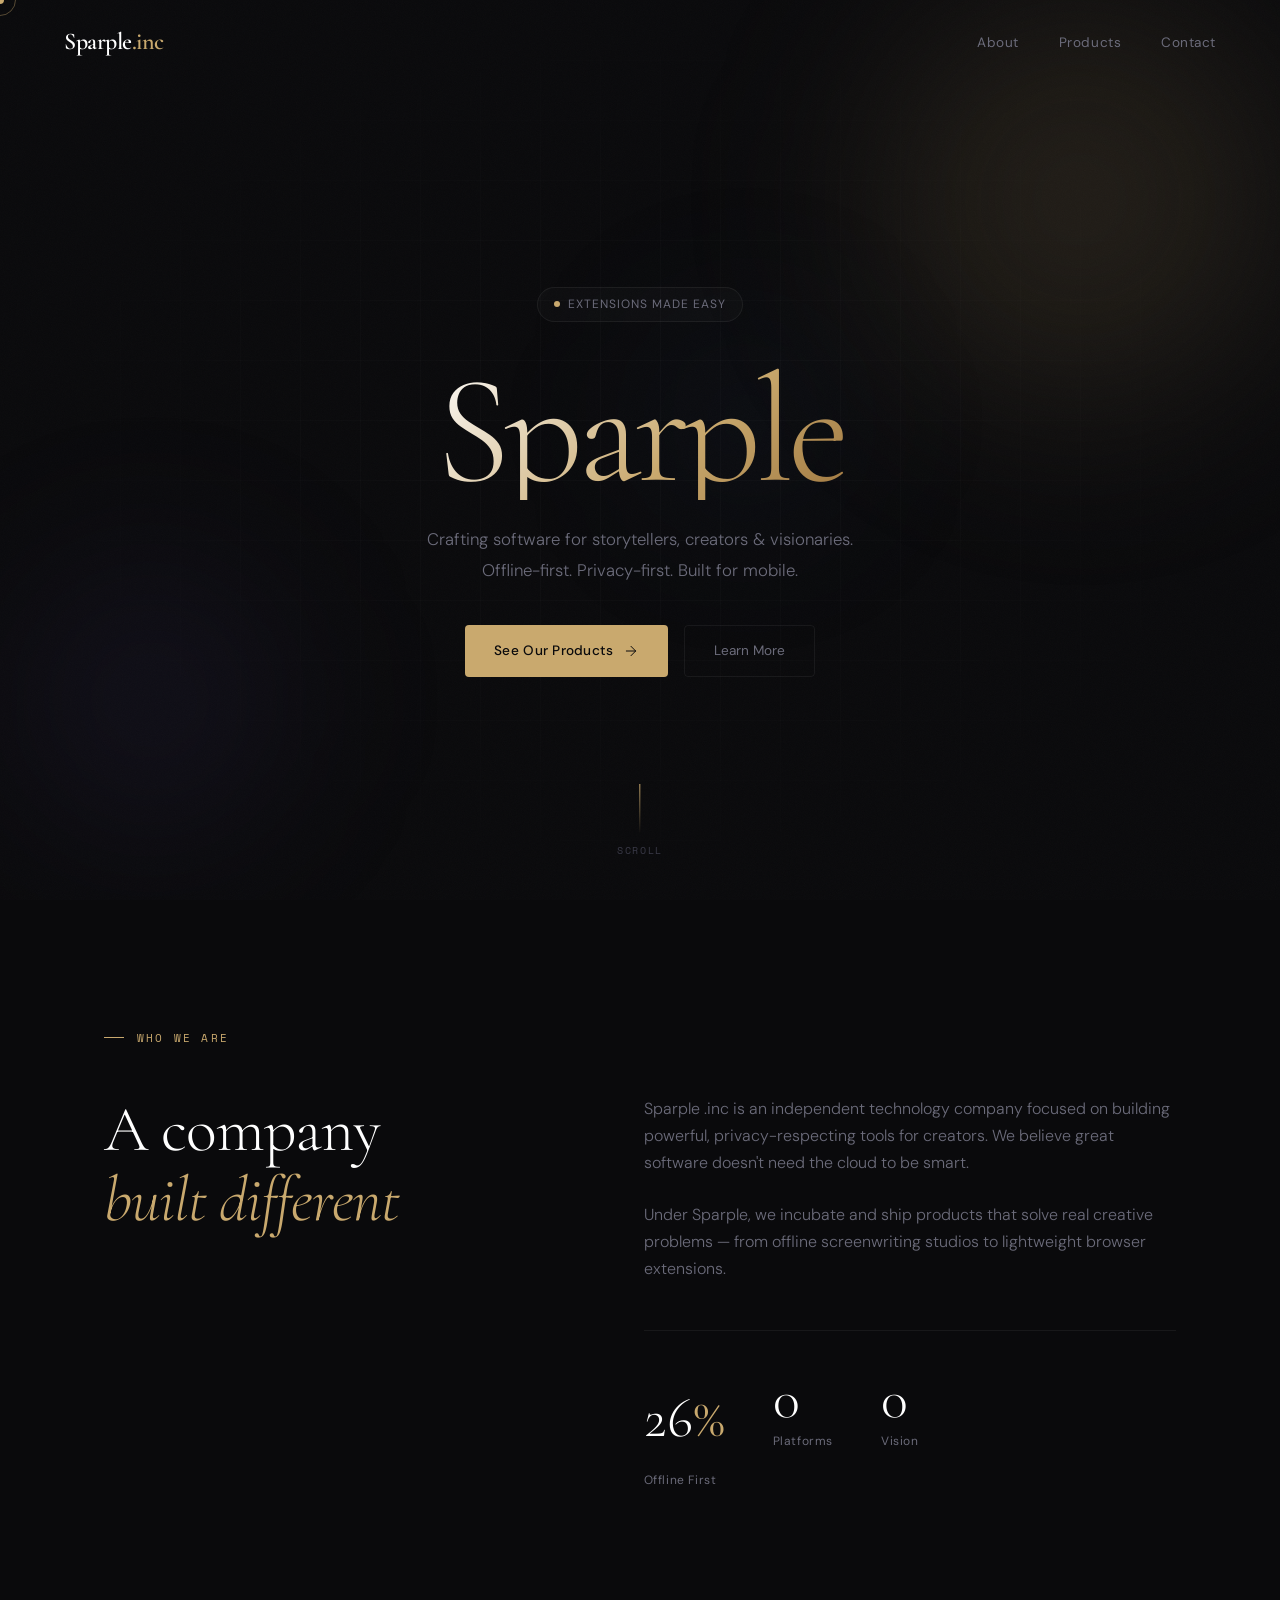
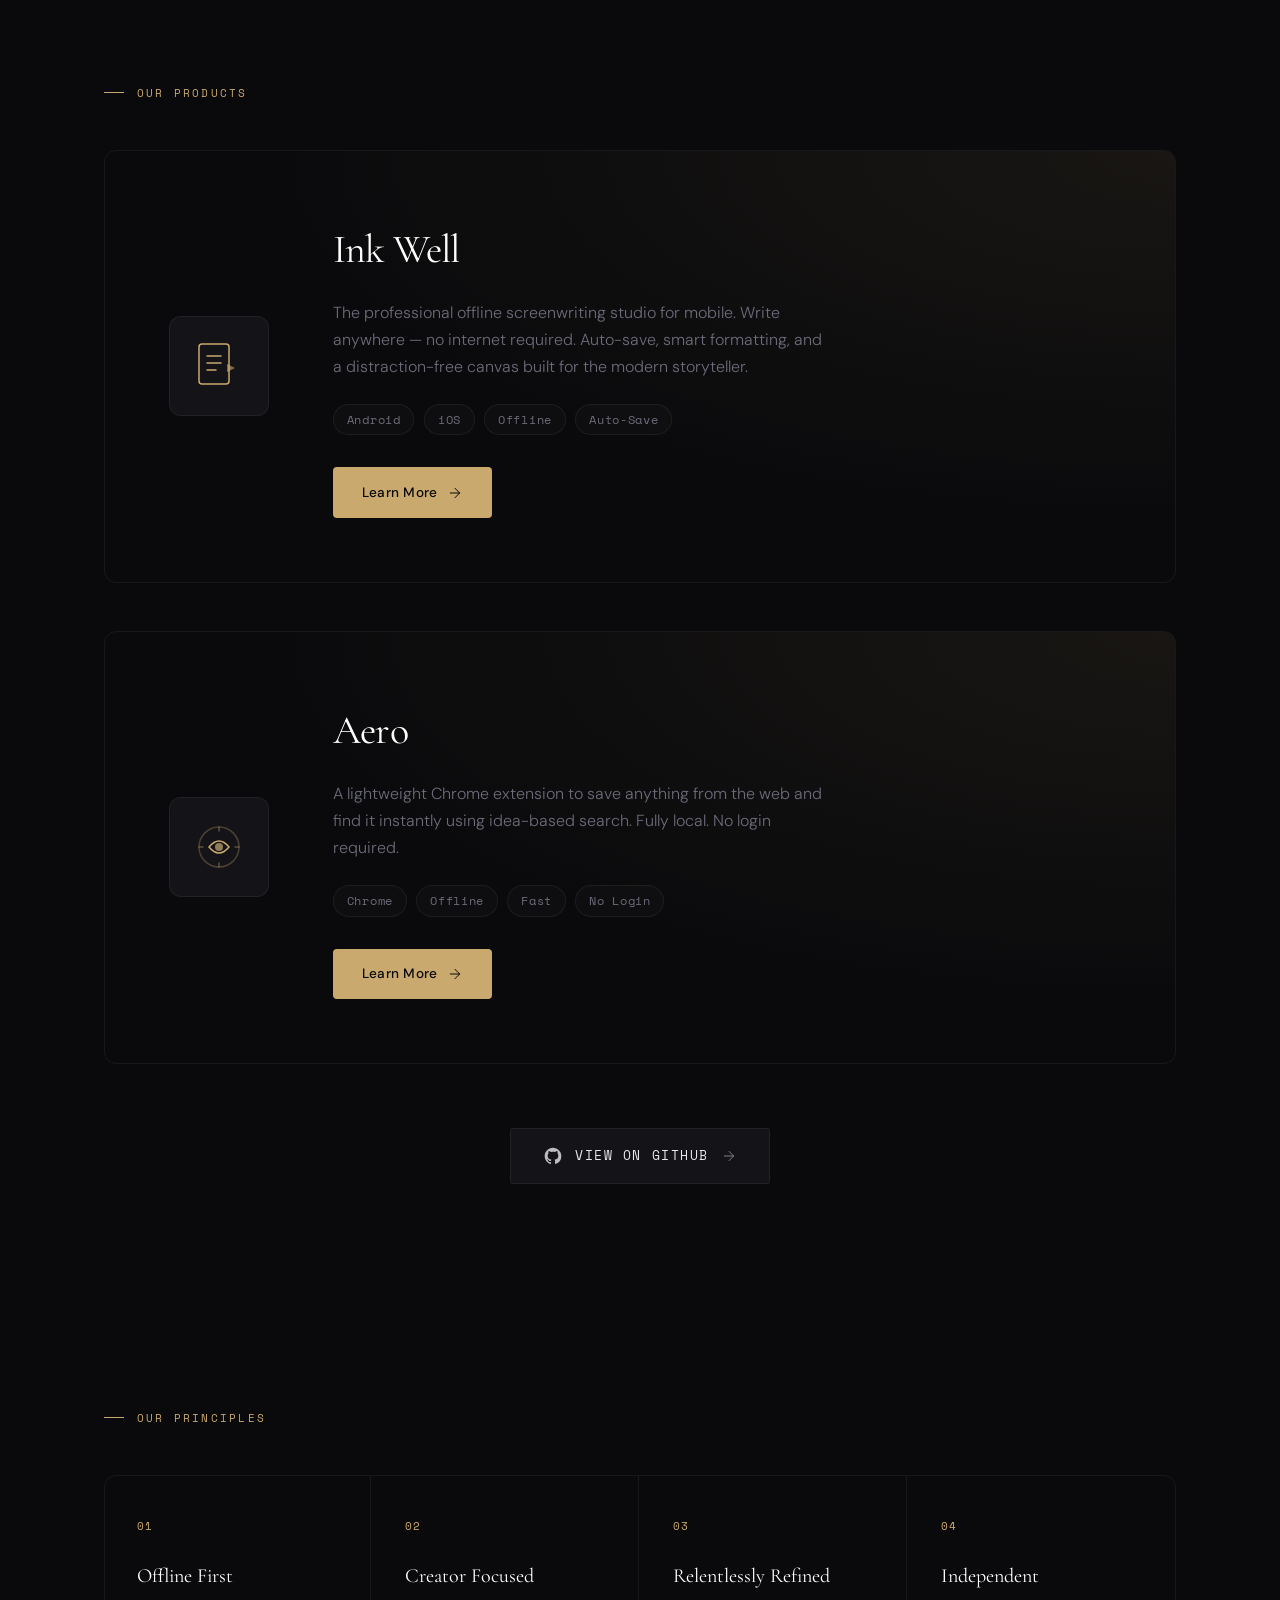
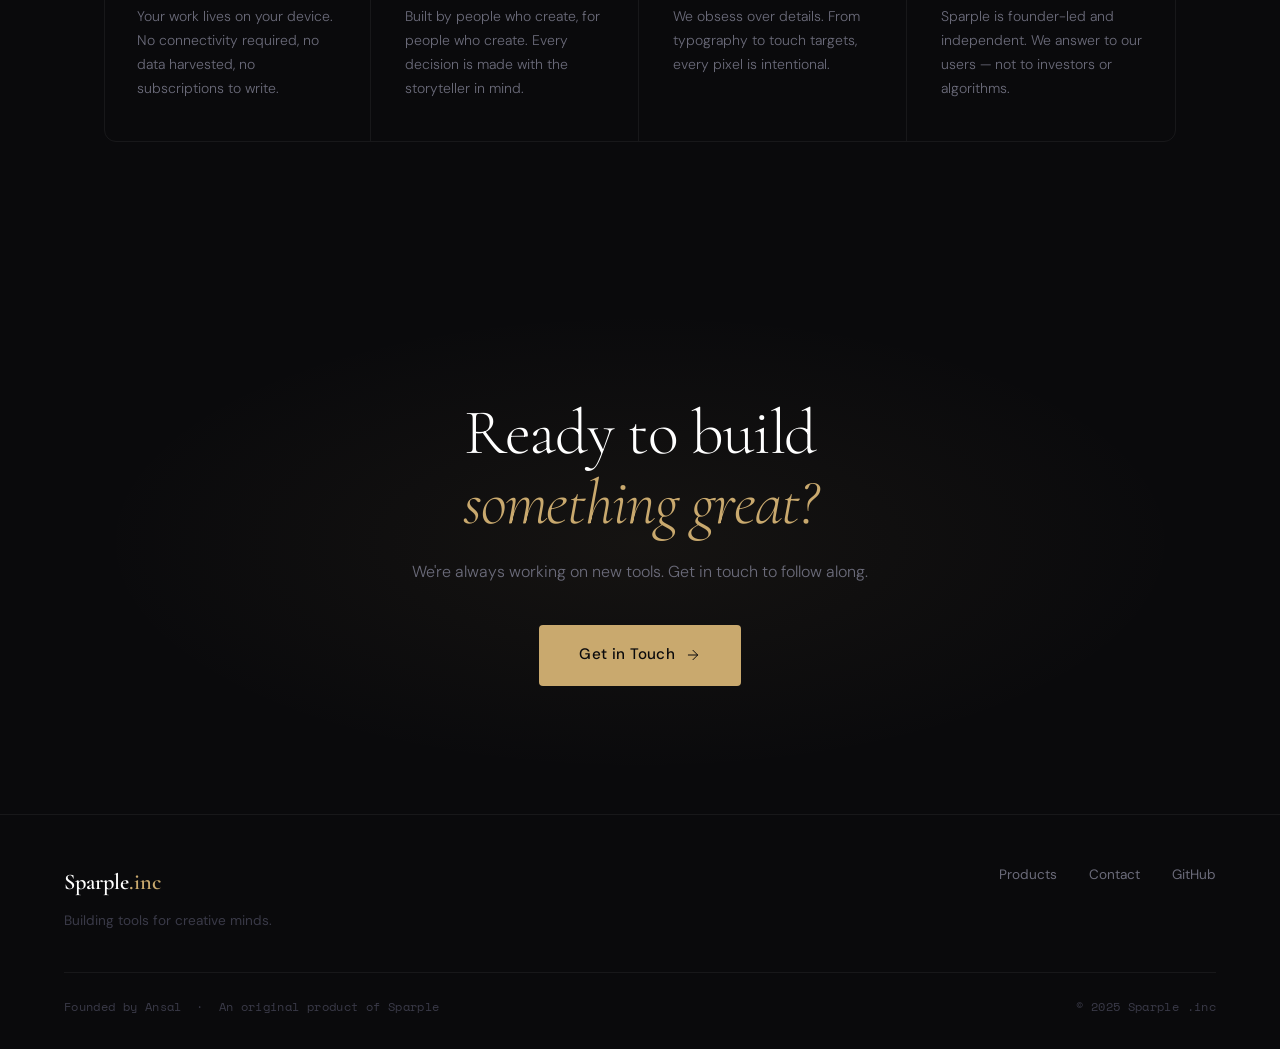
<file: index.html>
<!DOCTYPE html>
<html lang="en">
<head>
  <meta charset="UTF-8" />
  <meta name="viewport" content="width=device-width, initial-scale=1.0" />
  <title>Sparple .inc</title>
  <link rel="preconnect" href="https://fonts.googleapis.com" />
  <link rel="preconnect" href="https://fonts.gstatic.com" crossorigin />
  <link href="https://fonts.googleapis.com/css2?family=Cormorant+Garamond:wght@300;400;600;700&family=DM+Sans:ital,wght@0,200;0,300;0,400;0,500;1,300&family=Space+Mono:wght@400;700&display=swap" rel="stylesheet" />
  <link rel="stylesheet" href="css/main.css" />
</head>
<body>

  <!-- Custom Cursor -->
  <div class="cursor" id="cursor"></div>
  <div class="cursor-follower" id="cursorFollower"></div>

  <!-- Noise Overlay -->
  <div class="noise-overlay"></div>

  <!-- Nav -->
  <nav class="nav" id="nav">
    <a href="index.html" class="nav-logo">Sparple<span>.inc</span></a>
    <div class="nav-links">
      <a href="#about">About</a>
      <a href="#products-section">Products</a>
      <a href="contact.html">Contact</a>
    </div>
    <div class="nav-hamburger" id="hamburger">
      <span></span><span></span><span></span>
    </div>
  </nav>

  <!-- Mobile Menu -->
  <div class="mobile-menu" id="mobileMenu">
    <a href="#about"            onclick="closeMobile()">About</a>
    <a href="#products-section" onclick="closeMobile()">Products</a>
    <a href="contact.html"      onclick="closeMobile()">Contact</a>
  </div>

  <!-- HERO -->
  <section class="hero">
    <div class="hero-bg">
      <div class="orb orb-1"></div>
      <div class="orb orb-2"></div>
      <div class="orb orb-3"></div>
      <div class="grid-lines"></div>
    </div>

    <div class="hero-content">
      <div class="hero-badge reveal-up" style="animation-delay:.1s">
        <span class="badge-dot"></span>
        Extensions made easy
      </div>

      <h1 class="hero-title reveal-up" style="animation-delay:.25s">
        <span class="title-sparple">Sparple</span>
      </h1>

      <p class="hero-sub reveal-up" style="animation-delay:.5s">
        Crafting software for storytellers, creators &amp; visionaries.<br/>
        Offline-first. Privacy-first. Built for mobile.
      </p>

      <div class="hero-actions reveal-up" style="animation-delay:.65s">
        <a href="#products-section" class="btn-primary">
          <span>See Our Products</span>
          <svg viewBox="0 0 24 24" fill="none"><path d="M5 12h14M12 5l7 7-7 7" stroke="currentColor" stroke-width="1.5" stroke-linecap="round" stroke-linejoin="round"/></svg>
        </a>
        <a href="#about" class="btn-ghost">Learn More</a>
      </div>
    </div>

    <div class="scroll-indicator">
      <div class="scroll-line"></div>
      <span>Scroll</span>
    </div>
  </section>

  <!-- ABOUT / COMPANY -->
  <section class="about" id="about">
    <div class="container">
      <div class="section-label">Who We Are</div>
      <div class="about-grid">
        <div class="about-left">
          <h2 class="section-title">
            A company<br/>
            <em>built different</em>
          </h2>
        </div>
        <div class="about-right">
          <p>Sparple .inc is an independent technology company focused on building powerful, privacy-respecting tools for creators. We believe great software doesn't need the cloud to be smart.</p>
          <p>Under Sparple, we incubate and ship products that solve real creative problems — from offline screenwriting studios to lightweight browser extensions.</p>
          <div class="about-stats">
            <div class="stat">
              <span class="stat-num" data-target="100">0</span><span>%</span>
              <div class="stat-label">Offline First</div>
            </div>
            <div class="stat">
              <span class="stat-num" data-target="2">0</span>
              <div class="stat-label">Platforms</div>
            </div>
            <div class="stat">
              <span class="stat-num" data-target="1">0</span>
              <div class="stat-label">Vision</div>
            </div>
          </div>
        </div>
      </div>
    </div>
  </section>

  <!-- PRODUCTS — rendered dynamically from /products/manifest.json -->
  <section class="products" id="products-section">
    <div class="container">
      <div class="section-label">Our Products</div>
      <div id="products-grid"></div>
      <!-- GitHub banner is injected here by products.js -->
    </div>
  </section>

  <!-- VALUES -->
  <section class="values">
    <div class="container">
      <div class="section-label">Our Principles</div>
      <div class="values-grid">
        <div class="value-item">
          <div class="value-num">01</div>
          <h4>Offline First</h4>
          <p>Your work lives on your device. No connectivity required, no data harvested, no subscriptions to write.</p>
        </div>
        <div class="value-item">
          <div class="value-num">02</div>
          <h4>Creator Focused</h4>
          <p>Built by people who create, for people who create. Every decision is made with the storyteller in mind.</p>
        </div>
        <div class="value-item">
          <div class="value-num">03</div>
          <h4>Relentlessly Refined</h4>
          <p>We obsess over details. From typography to touch targets, every pixel is intentional.</p>
        </div>
        <div class="value-item">
          <div class="value-num">04</div>
          <h4>Independent</h4>
          <p>Sparple is founder-led and independent. We answer to our users — not to investors or algorithms.</p>
        </div>
      </div>
    </div>
  </section>

  <!-- CTA -->
  <section class="cta-section">
    <div class="cta-inner">
      <h2>Ready to build<br/><em>something great?</em></h2>
      <p>We're always working on new tools. Get in touch to follow along.</p>
      <a href="contact.html" class="btn-primary large">
        <span>Get in Touch</span>
        <svg viewBox="0 0 24 24" fill="none"><path d="M5 12h14M12 5l7 7-7 7" stroke="currentColor" stroke-width="1.5" stroke-linecap="round" stroke-linejoin="round"/></svg>
      </a>
    </div>
  </section>

  <!-- FOOTER -->
  <footer class="footer">
    <div class="footer-inner">
      <div class="footer-left">
        <div class="footer-logo">Sparple<span>.inc</span></div>
        <p>Building tools for creative minds.</p>
      </div>
      <div class="footer-links">
        <a href="#products-section">Products</a>
        <a href="contact.html">Contact</a>
        <a href="https://github.com/muhmmadansal-dot/sparple" target="_blank" rel="noopener noreferrer">GitHub</a>
      </div>
    </div>
    <div class="footer-bottom">
      <span>Founded by Ansal &nbsp;·&nbsp; An original product of Sparple</span>
      <span>© 2025 Sparple .inc</span>
    </div>
  </footer>

  <script src="js/main.js"></script>
  <script src="js/products.js"></script>
</body>
</html>
</file>
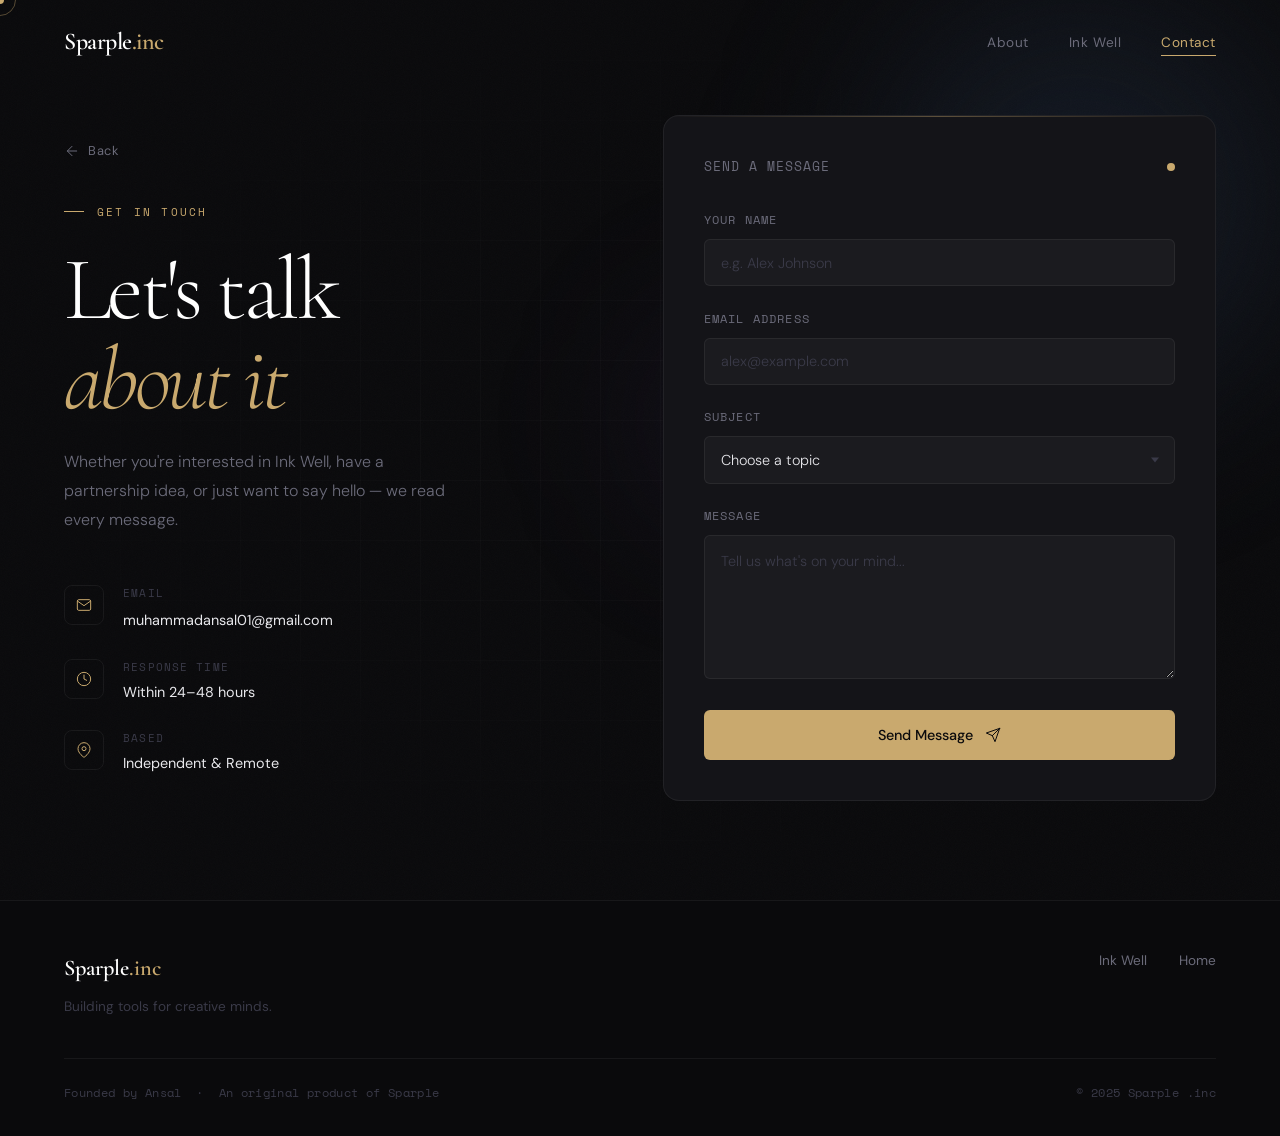
<file: contact.html>
<!DOCTYPE html>
<html lang="en">
<head>
  <meta charset="UTF-8" />
  <meta name="viewport" content="width=device-width, initial-scale=1.0" />
  <title>Contact — Sparple .inc</title>
  <link rel="preconnect" href="https://fonts.googleapis.com" />
  <link rel="preconnect" href="https://fonts.gstatic.com" crossorigin />
  <link href="https://fonts.googleapis.com/css2?family=Cormorant+Garamond:wght@300;400;600;700&family=DM+Sans:ital,wght@0,200;0,300;0,400;0,500;1,300&family=Space+Mono:wght@400;700&display=swap" rel="stylesheet" />
  <link rel="stylesheet" href="css/main.css" />
  <link rel="stylesheet" href="css/contact.css" />
</head>
<body>

  <div class="cursor" id="cursor"></div>
  <div class="cursor-follower" id="cursorFollower"></div>
  <div class="noise-overlay"></div>

  <nav class="nav" id="nav">
    <a href="index.html" class="nav-logo">Sparple<span>.inc</span></a>
    <div class="nav-links">
      <a href="index.html#about">About</a>
      <a href="inkwell.html">Ink Well</a>
      <a href="contact.html" class="active">Contact</a>
    </div>
    <div class="nav-hamburger" id="hamburger">
      <span></span><span></span><span></span>
    </div>
  </nav>

  <div class="mobile-menu" id="mobileMenu">
    <a href="index.html#about" onclick="closeMobile()">About</a>
    <a href="inkwell.html" onclick="closeMobile()">Ink Well</a>
    <a href="contact.html" onclick="closeMobile()">Contact</a>
  </div>

  <section class="contact-hero">
    <div class="hero-bg">
      <div class="orb orb-1" style="background:radial-gradient(circle, rgba(80,120,180,0.2) 0%, transparent 70%)"></div>
      <div class="orb orb-3" style="background:radial-gradient(circle, rgba(120,80,180,0.15) 0%, transparent 70%)"></div>
      <div class="grid-lines"></div>
    </div>

    <div class="contact-layout">
      <div class="contact-left">
        <a href="index.html" class="back-link reveal-up">
          <svg viewBox="0 0 24 24" fill="none"><path d="M19 12H5M12 19l-7-7 7-7" stroke="currentColor" stroke-width="1.5" stroke-linecap="round" stroke-linejoin="round"/></svg>
          Back
        </a>
        <div class="section-label reveal-up" style="animation-delay:.1s">Get In Touch</div>
        <h1 class="contact-title reveal-up" style="animation-delay:.2s">Let's talk<br/><em>about it</em></h1>
        <p class="contact-sub reveal-up" style="animation-delay:.35s">Whether you're interested in Ink Well, have a partnership idea, or just want to say hello — we read every message.</p>

        <div class="contact-info reveal-up" style="animation-delay:.5s">
          <div class="contact-row">
            <div class="contact-icon">
              <svg viewBox="0 0 24 24" fill="none"><path d="M4 4h16c1.1 0 2 .9 2 2v12c0 1.1-.9 2-2 2H4c-1.1 0-2-.9-2-2V6c0-1.1.9-2 2-2z" stroke="currentColor" stroke-width="1.5"/><path d="M22 6l-10 7L2 6" stroke="currentColor" stroke-width="1.5"/></svg>
            </div>
            <div>
              <div class="contact-label">Email</div>
              <a href="mailto:muhammadansal01@gmail.com" class="contact-value">muhammadansal01@gmail.com</a>
            </div>
          </div>

          <div class="contact-row">
            <div class="contact-icon">
              <svg viewBox="0 0 24 24" fill="none"><circle cx="12" cy="12" r="10" stroke="currentColor" stroke-width="1.5"/><path d="M12 6v6l4 2" stroke="currentColor" stroke-width="1.5" stroke-linecap="round"/></svg>
            </div>
            <div>
              <div class="contact-label">Response Time</div>
              <div class="contact-value">Within 24–48 hours</div>
            </div>
          </div>

          <div class="contact-row">
            <div class="contact-icon">
              <svg viewBox="0 0 24 24" fill="none"><path d="M21 10c0 7-9 13-9 13s-9-6-9-13a9 9 0 0118 0z" stroke="currentColor" stroke-width="1.5"/><circle cx="12" cy="10" r="3" stroke="currentColor" stroke-width="1.5"/></svg>
            </div>
            <div>
              <div class="contact-label">Based</div>
              <div class="contact-value">Independent & Remote</div>
            </div>
          </div>
        </div>
      </div>

      <div class="contact-right reveal-up" style="animation-delay:.3s">
        <div class="contact-form-card">
          <div class="form-header">
            <span>Send a Message</span>
            <div class="form-dot"></div>
          </div>

          <div class="form-group">
            <label>Your Name</label>
            <input type="text" placeholder="e.g. Alex Johnson" id="fname" />
          </div>
          <div class="form-group">
            <label>Email Address</label>
            <input type="email" placeholder="alex@example.com" id="femail" />
          </div>
          <div class="form-group">
            <label>Subject</label>
            <div class="select-wrapper">
              <select id="fsubject">
                <option value="">Choose a topic</option>
                <option>Ink Well — Waitlist</option>
                <option>General Inquiry</option>
                <option>Partnership</option>
                <option>Press / Media</option>
                <option>Other</option>
              </select>
            </div>
          </div>
          <div class="form-group">
            <label>Message</label>
            <textarea placeholder="Tell us what's on your mind..." id="fmessage" rows="5"></textarea>
          </div>
          <button class="form-submit" id="formSubmit" onclick="handleSubmit()">
            <span id="submitText">Send Message</span>
            <svg viewBox="0 0 24 24" fill="none"><path d="M22 2L11 13" stroke="currentColor" stroke-width="1.5" stroke-linecap="round" stroke-linejoin="round"/><path d="M22 2L15 22 11 13 2 9l20-7z" stroke="currentColor" stroke-width="1.5" stroke-linecap="round" stroke-linejoin="round"/></svg>
          </button>

          <div class="form-success" id="formSuccess">
            <svg viewBox="0 0 24 24" fill="none"><circle cx="12" cy="12" r="10" stroke="currentColor" stroke-width="1.5"/><path d="M8 12l3 3 5-5" stroke="currentColor" stroke-width="1.5" stroke-linecap="round" stroke-linejoin="round"/></svg>
            <span>Message sent! We'll be in touch soon.</span>
          </div>
        </div>
      </div>
    </div>
  </section>

  <footer class="footer">
    <div class="footer-inner">
      <div class="footer-left">
        <div class="footer-logo">Sparple<span>.inc</span></div>
        <p>Building tools for creative minds.</p>
      </div>
      <div class="footer-links">
        <a href="inkwell.html">Ink Well</a>
        <a href="index.html">Home</a>
      </div>
    </div>
    <div class="footer-bottom">
      <span>Founded by Ansal &nbsp;·&nbsp; An original product of Sparple</span>
      <span>© 2025 Sparple .inc</span>
    </div>
  </footer>

  <script src="js/main.js"></script>
  <script>
    function handleSubmit() {
      const name = document.getElementById('fname').value.trim();
      const email = document.getElementById('femail').value.trim();
      const msg = document.getElementById('fmessage').value.trim();
      if (!name || !email || !msg) {
        alert('Please fill in your name, email, and message.');
        return;
      }
      const btn = document.getElementById('formSubmit');
      btn.style.opacity = '0.6';
      btn.style.pointerEvents = 'none';
      setTimeout(() => {
        btn.style.display = 'none';
        document.getElementById('formSuccess').style.display = 'flex';
      }, 800);
    }
  </script>
</body>
</html>
</file>
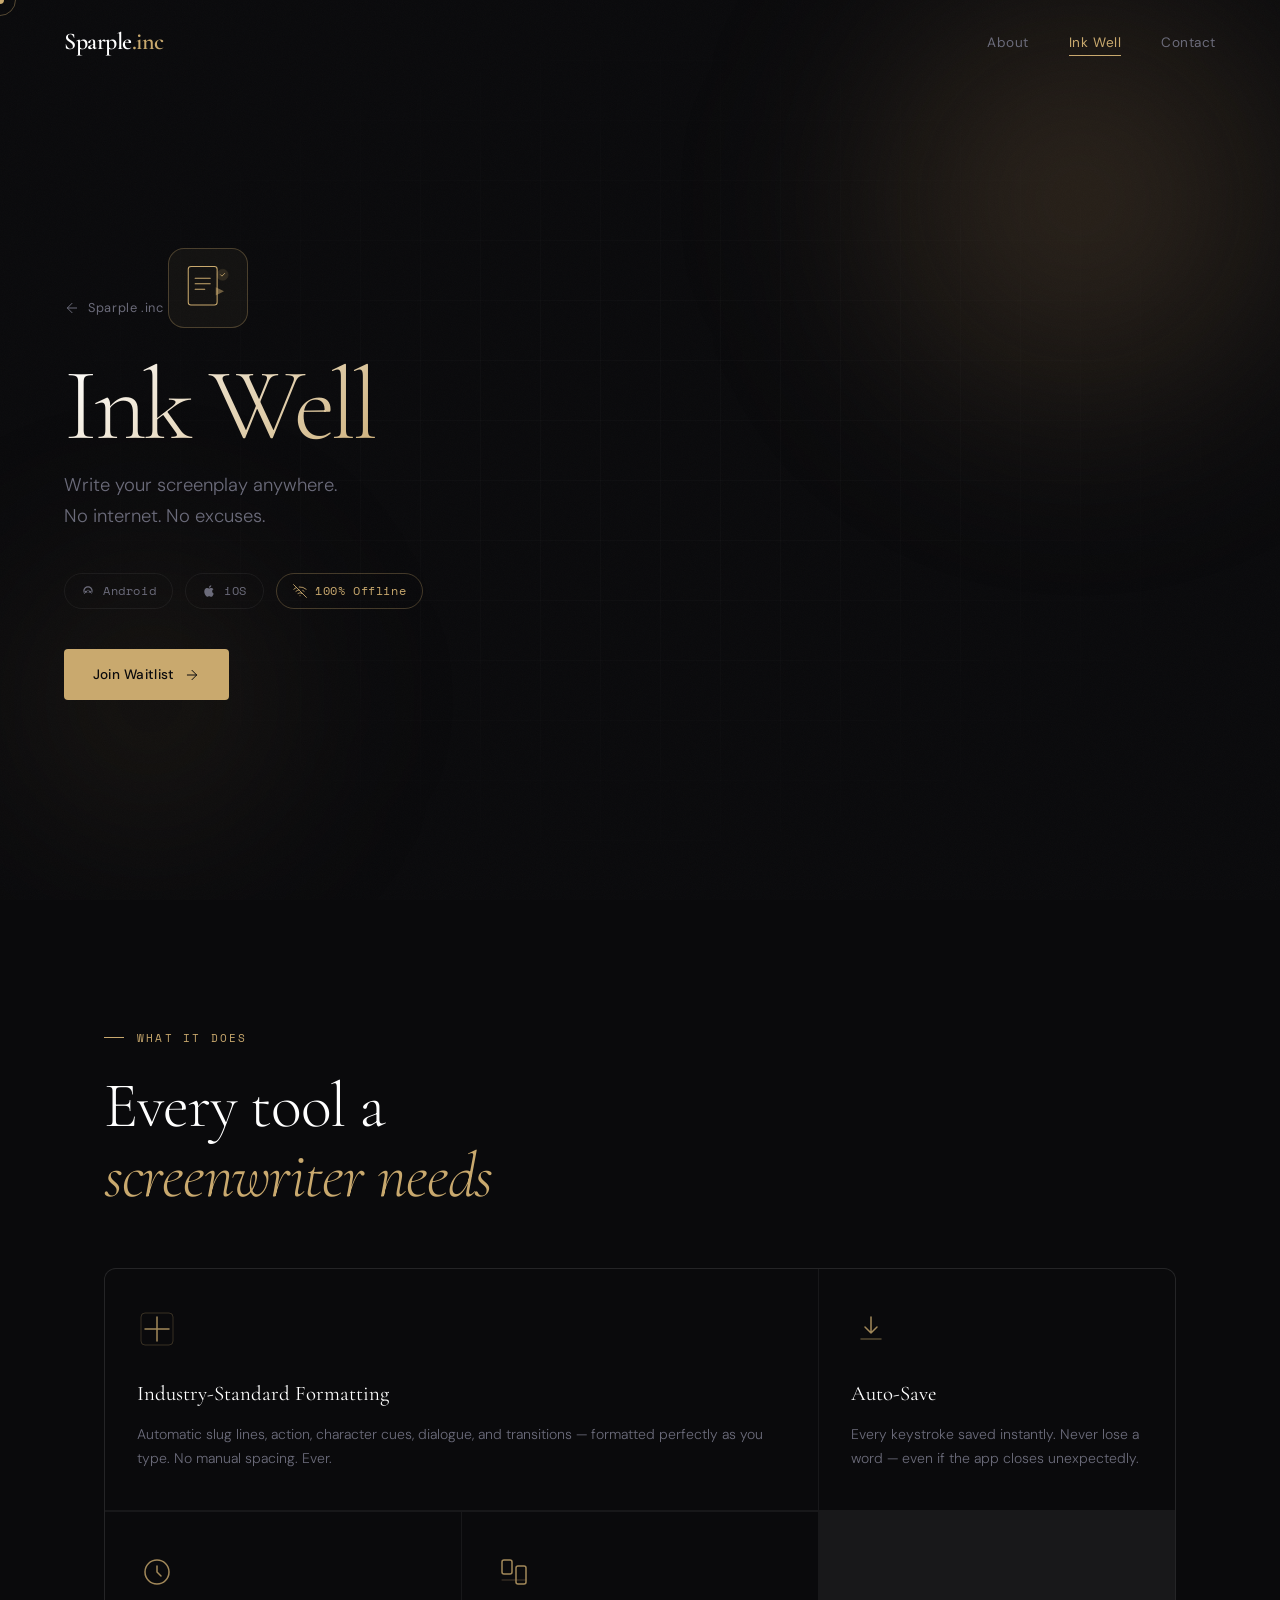
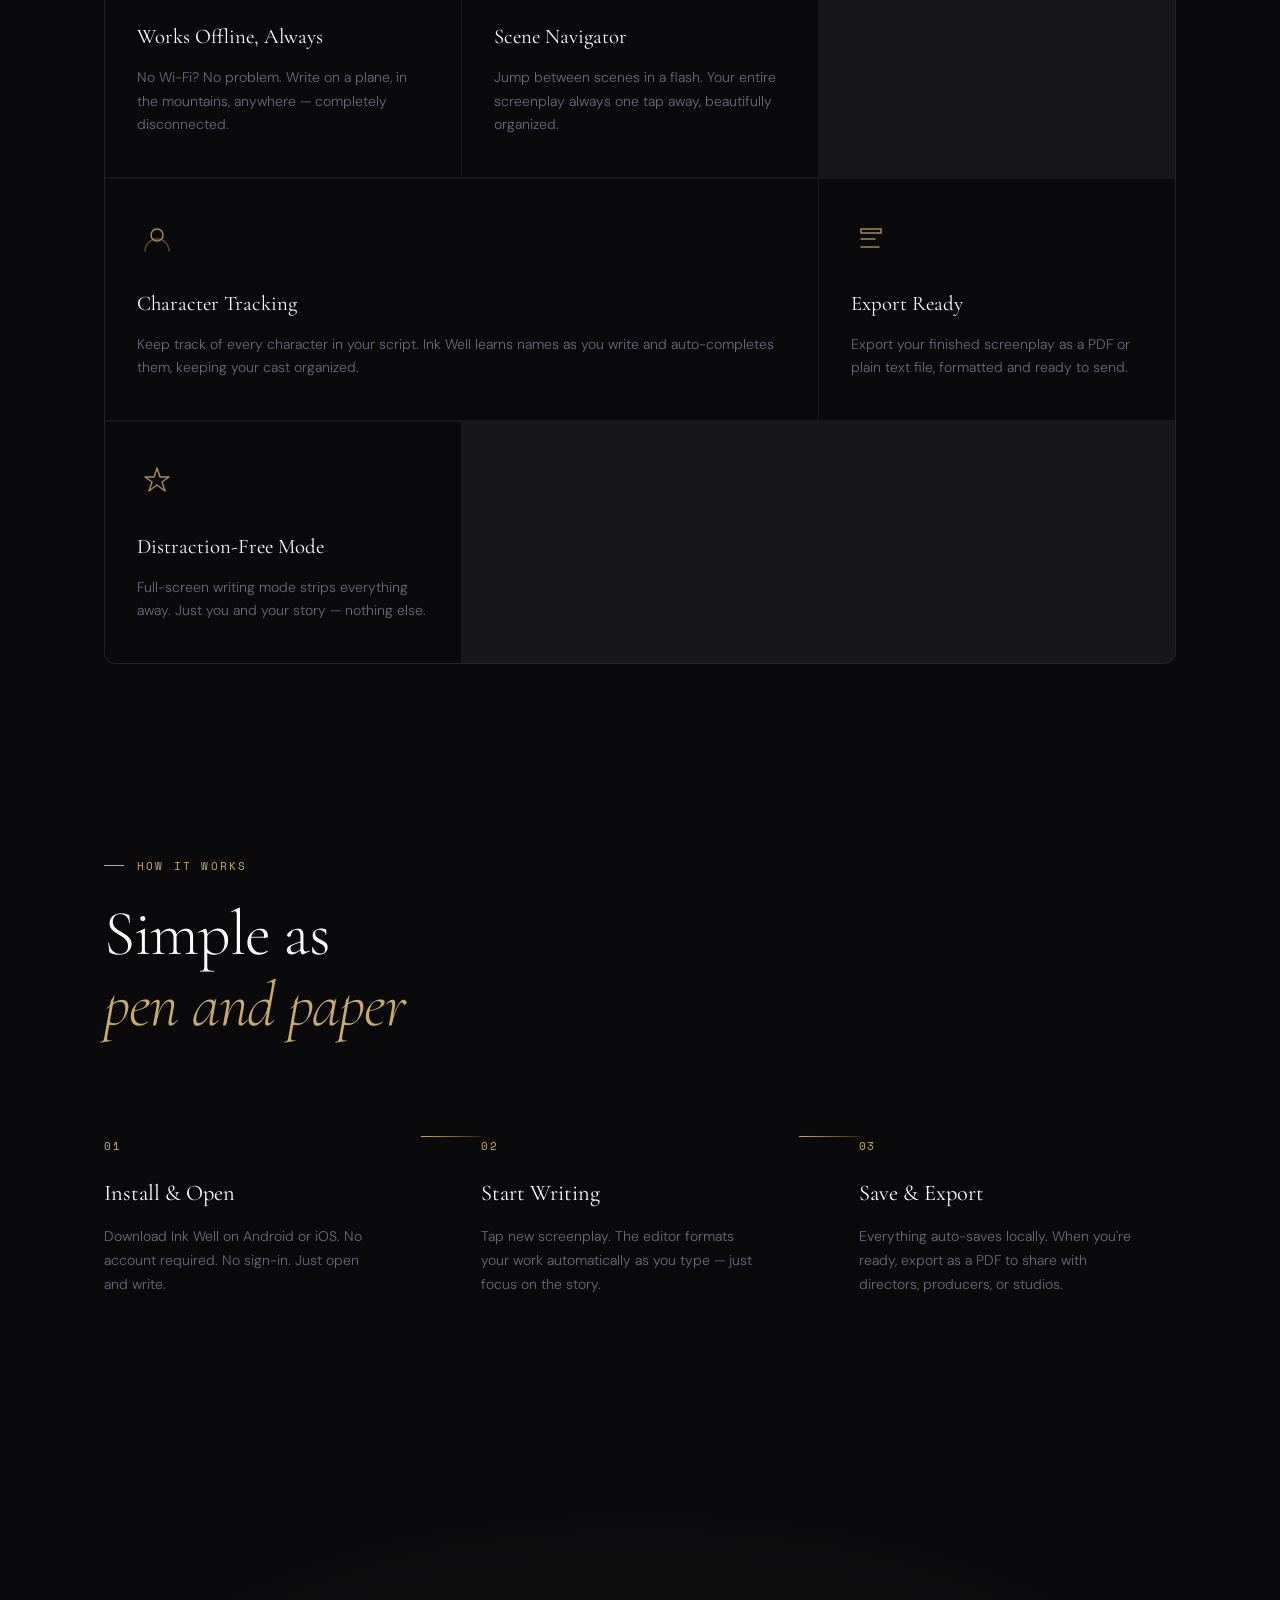
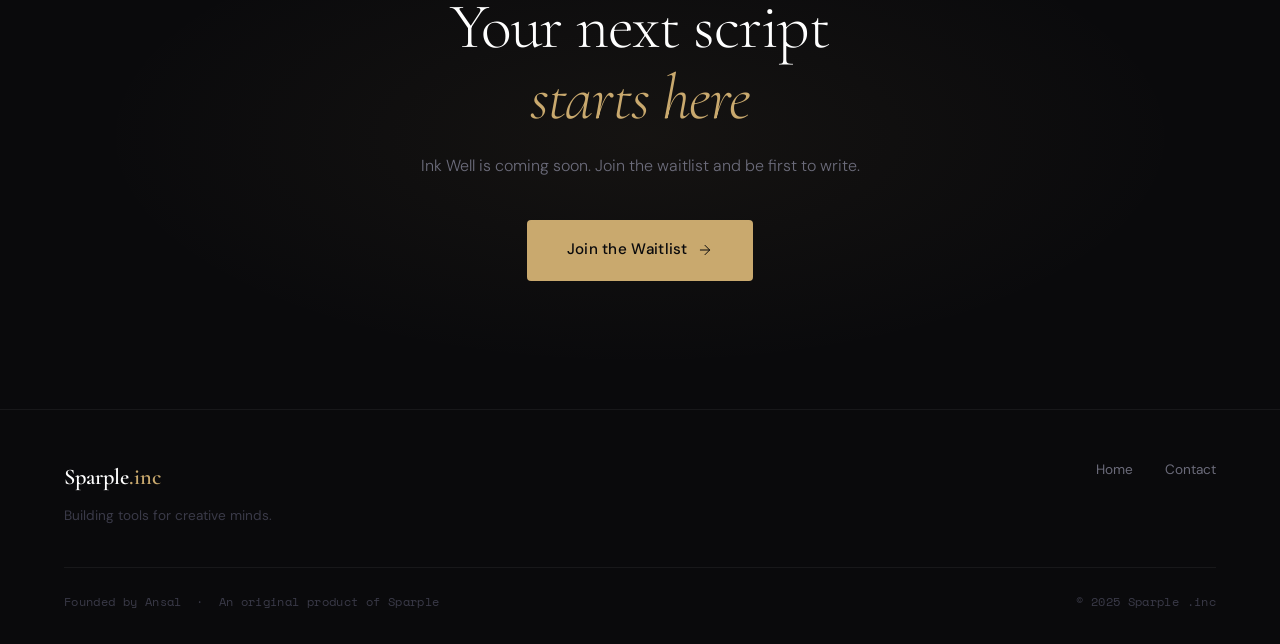
<file: inkwell.html>
<!DOCTYPE html>
<html lang="en">
<head>
  <meta charset="UTF-8" />
  <meta name="viewport" content="width=device-width, initial-scale=1.0" />
  <title>Ink Well — Sparple .inc</title>
  <link rel="preconnect" href="https://fonts.googleapis.com" />
  <link rel="preconnect" href="https://fonts.gstatic.com" crossorigin />
  <link href="https://fonts.googleapis.com/css2?family=Cormorant+Garamond:wght@300;400;600;700&family=DM+Sans:ital,wght@0,200;0,300;0,400;0,500;1,300&family=Space+Mono:wght@400;700&display=swap" rel="stylesheet" />
  <link rel="stylesheet" href="css/main.css" />
  <link rel="stylesheet" href="css/inkwell.css" />
</head>
<body>

  <div class="cursor" id="cursor"></div>
  <div class="cursor-follower" id="cursorFollower"></div>
  <div class="noise-overlay"></div>

  <nav class="nav" id="nav">
    <a href="index.html" class="nav-logo">Sparple<span>.inc</span></a>
    <div class="nav-links">
      <a href="index.html#about">About</a>
      <a href="inkwell.html" class="active">Ink Well</a>
      <a href="contact.html">Contact</a>
    </div>
    <div class="nav-hamburger" id="hamburger">
      <span></span><span></span><span></span>
    </div>
  </nav>

  <div class="mobile-menu" id="mobileMenu">
    <a href="index.html#about" onclick="closeMobile()">About</a>
    <a href="inkwell.html" onclick="closeMobile()">Ink Well</a>
    <a href="contact.html" onclick="closeMobile()">Contact</a>
  </div>

  <!-- HERO -->
  <section class="iw-hero">
    <div class="hero-bg">
      <div class="orb orb-1" style="background:radial-gradient(circle, rgba(180,140,90,0.25) 0%, transparent 70%)"></div>
      <div class="orb orb-2" style="background:radial-gradient(circle, rgba(100,80,50,0.2) 0%, transparent 70%)"></div>
      <div class="grid-lines"></div>
    </div>

    <div class="iw-hero-content">
      <a href="index.html" class="back-link reveal-up">
        <svg viewBox="0 0 24 24" fill="none"><path d="M19 12H5M12 19l-7-7 7-7" stroke="currentColor" stroke-width="1.5" stroke-linecap="round" stroke-linejoin="round"/></svg>
        Sparple .inc
      </a>

      <div class="iw-icon reveal-up" style="animation-delay:.1s">
        <svg viewBox="0 0 80 80" fill="none">
          <rect x="12" y="8" width="42" height="56" rx="4" stroke="currentColor" stroke-width="1.5"/>
          <path d="M22 25h22M22 33h22M22 41h14" stroke="currentColor" stroke-width="1.5" stroke-linecap="round"/>
          <path d="M52 38l12 6-12 6V38z" fill="currentColor" opacity=".5"/>
          <circle cx="62" cy="20" r="8" fill="currentColor" opacity=".15" stroke="currentColor" stroke-width="1"/>
          <path d="M59 20l2 2 4-4" stroke="currentColor" stroke-width="1.2" stroke-linecap="round" stroke-linejoin="round"/>
        </svg>
      </div>

      <h1 class="iw-title reveal-up" style="animation-delay:.2s">Ink Well</h1>
      <p class="iw-tagline reveal-up" style="animation-delay:.35s">Write your screenplay anywhere.<br/>No internet. No excuses.</p>

      <div class="iw-platforms reveal-up" style="animation-delay:.5s">
        <div class="platform-badge">
          <svg viewBox="0 0 24 24" fill="currentColor"><path d="M17.523 15.341a.5.5 0 01-.523.092C15.117 14.643 13.5 14 12 14s-3.117.643-4.999 1.433a.5.5 0 01-.523-.092L4.5 13.5A10.938 10.938 0 0112 11c2.87 0 5.5 1.1 7.5 2.9l-1.977 1.441zM12 4C7.582 4 4 7.582 4 12a7.97 7.97 0 001.755 5.005l1.46-1.063A6 6 0 016 12c0-3.314 2.686-6 6-6s6 2.686 6 6a6 6 0 01-1.215 3.642l1.46 1.063A7.97 7.97 0 0020 12c0-4.418-3.582-8-8-8zm0 6a2 2 0 100 4 2 2 0 000-4z"/></svg>
          Android
        </div>
        <div class="platform-badge">
          <svg viewBox="0 0 24 24" fill="currentColor"><path d="M18.71 19.5c-.83 1.24-1.71 2.45-3.05 2.47-1.34.03-1.77-.79-3.29-.79-1.53 0-2 .77-3.27.82-1.31.05-2.3-1.32-3.14-2.53C4.25 17 2.94 12.45 4.7 9.39c.87-1.52 2.43-2.48 4.12-2.51 1.28-.02 2.5.87 3.29.87.78 0 2.26-1.07 3.8-.91.65.03 2.47.26 3.64 1.98-.09.06-2.17 1.28-2.15 3.81.03 3.02 2.65 4.03 2.68 4.04-.03.07-.42 1.44-1.38 2.83M13 3.5c.73-.83 1.94-1.46 2.94-1.5.13 1.17-.34 2.35-1.04 3.19-.69.85-1.83 1.51-2.95 1.42-.15-1.15.41-2.35 1.05-3.11z"/></svg>
          iOS
        </div>
        <div class="platform-badge offline">
          <svg viewBox="0 0 24 24" fill="none" stroke="currentColor" stroke-width="1.5"><path d="M1 1l22 22M16.72 11.06A10.94 10.94 0 0119 12.55M5 12.55a10.94 10.94 0 015.17-2.39M10.71 5.05A16 16 0 0122.56 9M1.42 9a15.91 15.91 0 014.7-2.88M8.53 16.11a6 6 0 016.95 0M12 20h.01" stroke-linecap="round" stroke-linejoin="round"/></svg>
          100% Offline
        </div>
      </div>

      <a href="contact.html" class="btn-primary reveal-up" style="animation-delay:.65s">
        <span>Join Waitlist</span>
        <svg viewBox="0 0 24 24" fill="none"><path d="M5 12h14M12 5l7 7-7 7" stroke="currentColor" stroke-width="1.5" stroke-linecap="round" stroke-linejoin="round"/></svg>
      </a>
    </div>

    <!-- Mock phone -->
    <div class="phone-mockup reveal-up" style="animation-delay:.4s">
      <div class="phone-frame">
        <div class="phone-notch"></div>
        <div class="phone-screen">
          <div class="screen-header">
            <span class="screen-title">My Screenplay</span>
            <span class="screen-save">● Saved</span>
          </div>
          <div class="screen-content">
            <div class="script-line slug">INT. COFFEE SHOP - DAY</div>
            <div class="script-line action">The café is quiet. JAMES, 30s, worn jacket, stares at a blank notebook.</div>
            <div class="script-line character">JAMES</div>
            <div class="script-line dialogue">This is where it begins.</div>
            <div class="script-line action">He picks up the pen. Smiles.</div>
            <div class="cursor-blink"></div>
          </div>
          <div class="screen-footer">
            <span>Ink Well</span>
            <span>Page 1</span>
          </div>
        </div>
      </div>
      <div class="phone-glow"></div>
    </div>
  </section>

  <!-- FEATURES -->
  <section class="iw-features">
    <div class="container">
      <div class="section-label">What It Does</div>
      <h2 class="section-title">Every tool a<br/><em>screenwriter needs</em></h2>

      <div class="features-grid">
        <div class="feature-card large">
          <div class="feature-icon">
            <svg viewBox="0 0 40 40" fill="none"><path d="M8 20h24M20 8v24" stroke="currentColor" stroke-width="1.5" stroke-linecap="round"/><rect x="4" y="4" width="32" height="32" rx="4" stroke="currentColor" stroke-width="1" opacity=".3"/></svg>
          </div>
          <h4>Industry-Standard Formatting</h4>
          <p>Automatic slug lines, action, character cues, dialogue, and transitions — formatted perfectly as you type. No manual spacing. Ever.</p>
        </div>

        <div class="feature-card">
          <div class="feature-icon">
            <svg viewBox="0 0 40 40" fill="none"><path d="M20 8v16M14 18l6 6 6-6" stroke="currentColor" stroke-width="1.5" stroke-linecap="round" stroke-linejoin="round"/><path d="M10 30h20" stroke="currentColor" stroke-width="1.5" stroke-linecap="round" opacity=".5"/></svg>
          </div>
          <h4>Auto-Save</h4>
          <p>Every keystroke saved instantly. Never lose a word — even if the app closes unexpectedly.</p>
        </div>

        <div class="feature-card">
          <div class="feature-icon">
            <svg viewBox="0 0 40 40" fill="none"><circle cx="20" cy="20" r="12" stroke="currentColor" stroke-width="1.5"/><path d="M20 14v6l4 4" stroke="currentColor" stroke-width="1.5" stroke-linecap="round"/></svg>
          </div>
          <h4>Works Offline, Always</h4>
          <p>No Wi-Fi? No problem. Write on a plane, in the mountains, anywhere — completely disconnected.</p>
        </div>

        <div class="feature-card">
          <div class="feature-icon">
            <svg viewBox="0 0 40 40" fill="none"><rect x="8" y="8" width="10" height="14" rx="2" stroke="currentColor" stroke-width="1.5"/><rect x="22" y="14" width="10" height="18" rx="2" stroke="currentColor" stroke-width="1.5"/><path d="M8 28h24" stroke="currentColor" stroke-width="1" opacity=".4" stroke-linecap="round"/></svg>
          </div>
          <h4>Scene Navigator</h4>
          <p>Jump between scenes in a flash. Your entire screenplay always one tap away, beautifully organized.</p>
        </div>

        <div class="feature-card large right">
          <div class="feature-icon">
            <svg viewBox="0 0 40 40" fill="none"><circle cx="20" cy="16" r="6" stroke="currentColor" stroke-width="1.5"/><path d="M8 32c0-6.627 5.373-12 12-12s12 5.373 12 12" stroke="currentColor" stroke-width="1.5" stroke-linecap="round" opacity=".5"/></svg>
          </div>
          <h4>Character Tracking</h4>
          <p>Keep track of every character in your script. Ink Well learns names as you write and auto-completes them, keeping your cast organized.</p>
        </div>

        <div class="feature-card">
          <div class="feature-icon">
            <svg viewBox="0 0 40 40" fill="none"><path d="M10 10h20v4H10zM10 20h14M10 28h18" stroke="currentColor" stroke-width="1.5" stroke-linecap="round"/></svg>
          </div>
          <h4>Export Ready</h4>
          <p>Export your finished screenplay as a PDF or plain text file, formatted and ready to send.</p>
        </div>

        <div class="feature-card">
          <div class="feature-icon">
            <svg viewBox="0 0 40 40" fill="none"><path d="M20 6l3 9h9l-7 5 3 9-8-6-8 6 3-9-7-5h9z" stroke="currentColor" stroke-width="1.5" stroke-linejoin="round"/></svg>
          </div>
          <h4>Distraction-Free Mode</h4>
          <p>Full-screen writing mode strips everything away. Just you and your story — nothing else.</p>
        </div>
      </div>
    </div>
  </section>

  <!-- HOW IT WORKS -->
  <section class="iw-how">
    <div class="container">
      <div class="section-label">How It Works</div>
      <h2 class="section-title">Simple as<br/><em>pen and paper</em></h2>

      <div class="steps">
        <div class="step">
          <div class="step-num">01</div>
          <h4>Install & Open</h4>
          <p>Download Ink Well on Android or iOS. No account required. No sign-in. Just open and write.</p>
        </div>
        <div class="step-connector"></div>
        <div class="step">
          <div class="step-num">02</div>
          <h4>Start Writing</h4>
          <p>Tap new screenplay. The editor formats your work automatically as you type — just focus on the story.</p>
        </div>
        <div class="step-connector"></div>
        <div class="step">
          <div class="step-num">03</div>
          <h4>Save & Export</h4>
          <p>Everything auto-saves locally. When you're ready, export as a PDF to share with directors, producers, or studios.</p>
        </div>
      </div>
    </div>
  </section>

  <!-- CTA -->
  <section class="cta-section">
    <div class="cta-inner">
      <h2>Your next script<br/><em>starts here</em></h2>
      <p>Ink Well is coming soon. Join the waitlist and be first to write.</p>
      <a href="contact.html" class="btn-primary large">
        <span>Join the Waitlist</span>
        <svg viewBox="0 0 24 24" fill="none"><path d="M5 12h14M12 5l7 7-7 7" stroke="currentColor" stroke-width="1.5" stroke-linecap="round" stroke-linejoin="round"/></svg>
      </a>
    </div>
  </section>

  <!-- FOOTER -->
  <footer class="footer">
    <div class="footer-inner">
      <div class="footer-left">
        <div class="footer-logo">Sparple<span>.inc</span></div>
        <p>Building tools for creative minds.</p>
      </div>
      <div class="footer-links">
        <a href="index.html">Home</a>
        <a href="contact.html">Contact</a>
      </div>
    </div>
    <div class="footer-bottom">
      <span>Founded by Ansal &nbsp;·&nbsp; An original product of Sparple</span>
      <span>© 2025 Sparple .inc</span>
    </div>
  </footer>

  <script src="js/main.js"></script>
</body>
</html>
</file>
<file: css/main.css>
/* ===========================
   SPARPLE .INC — MAIN STYLES
   =========================== */

*, *::before, *::after { box-sizing: border-box; margin: 0; padding: 0; }

:root {
  --bg: #0a0a0c;
  --bg2: #0f0f13;
  --surface: #141418;
  --surface2: #1a1a20;
  --border: rgba(255,255,255,0.06);
  --border-hover: rgba(255,255,255,0.12);
  --text: #e8e8ec;
  --text-muted: #6b6b7a;
  --text-dim: #3a3a48;
  --accent: #c9a96e;
  --accent-soft: rgba(201,169,110,0.12);
  --accent-glow: rgba(201,169,110,0.25);
  --white: #ffffff;
  --font-display: 'Cormorant Garamond', Georgia, serif;
  --font-body: 'DM Sans', sans-serif;
  --font-mono: 'Space Mono', monospace;
  --ease-out: cubic-bezier(0.16, 1, 0.3, 1);
  --ease-in-out: cubic-bezier(0.45, 0, 0.55, 1);
}

html { scroll-behavior: smooth; }

body {
  background: var(--bg);
  color: var(--text);
  font-family: var(--font-body);
  font-size: 16px;
  line-height: 1.7;
  overflow-x: hidden;
  cursor: none;
}

/* SCROLLBAR */
::-webkit-scrollbar { width: 4px; }
::-webkit-scrollbar-track { background: var(--bg); }
::-webkit-scrollbar-thumb { background: var(--accent); border-radius: 2px; }

/* CURSOR */
.cursor {
  width: 8px; height: 8px;
  background: var(--accent);
  border-radius: 50%;
  position: fixed;
  top: 0; left: 0;
  pointer-events: none;
  z-index: 9999;
  transform: translate(-50%, -50%);
  transition: transform 0.05s, opacity 0.2s;
}
.cursor-follower {
  width: 32px; height: 32px;
  border: 1px solid rgba(201,169,110,0.4);
  border-radius: 50%;
  position: fixed;
  top: 0; left: 0;
  pointer-events: none;
  z-index: 9998;
  transform: translate(-50%, -50%);
  transition: transform 0.25s var(--ease-out), width 0.3s, height 0.3s, opacity 0.2s;
}
body:hover .cursor { opacity: 1; }

/* NOISE */
.noise-overlay {
  position: fixed; inset: 0;
  z-index: 1;
  opacity: 0.025;
  pointer-events: none;
  background-image: url("data:image/svg+xml,%3Csvg viewBox='0 0 256 256' xmlns='http://www.w3.org/2000/svg'%3E%3Cfilter id='noise'%3E%3CfeTurbulence type='fractalNoise' baseFrequency='0.9' numOctaves='4' stitchTiles='stitch'/%3E%3C/filter%3E%3Crect width='100%25' height='100%25' filter='url(%23noise)'/%3E%3C/svg%3E");
  background-size: 200px;
}

/* NAV */
.nav {
  position: fixed;
  top: 0; left: 0; right: 0;
  z-index: 100;
  display: flex;
  align-items: center;
  justify-content: space-between;
  padding: 1.4rem 4rem;
  transition: background 0.4s, backdrop-filter 0.4s, padding 0.4s;
}
.nav.scrolled {
  background: rgba(10, 10, 12, 0.85);
  backdrop-filter: blur(20px);
  border-bottom: 1px solid var(--border);
  padding: 1rem 4rem;
}

.nav-logo {
  font-family: var(--font-display);
  font-size: 1.5rem;
  font-weight: 600;
  color: var(--white);
  text-decoration: none;
  letter-spacing: -0.02em;
}
.nav-logo span { color: var(--accent); }

.nav-links { display: flex; gap: 2.5rem; }
.nav-links a {
  color: var(--text-muted);
  text-decoration: none;
  font-size: 0.85rem;
  font-weight: 400;
  letter-spacing: 0.04em;
  transition: color 0.2s;
  position: relative;
}
.nav-links a::after {
  content: '';
  position: absolute;
  bottom: -2px; left: 0;
  width: 0; height: 1px;
  background: var(--accent);
  transition: width 0.3s var(--ease-out);
}
.nav-links a:hover { color: var(--text); }
.nav-links a:hover::after, .nav-links a.active::after { width: 100%; }
.nav-links a.active { color: var(--accent); }

.nav-hamburger {
  display: none;
  flex-direction: column;
  gap: 5px;
  cursor: pointer;
  padding: 4px;
}
.nav-hamburger span {
  display: block;
  width: 22px; height: 1.5px;
  background: var(--text-muted);
  transition: all 0.3s;
}

/* MOBILE MENU */
.mobile-menu {
  display: none;
  position: fixed;
  inset: 0;
  z-index: 99;
  background: rgba(10,10,12,0.97);
  backdrop-filter: blur(20px);
  flex-direction: column;
  align-items: center;
  justify-content: center;
  gap: 2.5rem;
}
.mobile-menu.open { display: flex; }
.mobile-menu a {
  font-family: var(--font-display);
  font-size: 3rem;
  color: var(--text);
  text-decoration: none;
  transition: color 0.2s;
}
.mobile-menu a:hover { color: var(--accent); }

/* HERO */
.hero {
  min-height: 100vh;
  display: flex;
  align-items: center;
  justify-content: center;
  position: relative;
  overflow: hidden;
  padding: 8rem 4rem 4rem;
}

.hero-bg {
  position: absolute;
  inset: 0;
  z-index: 0;
}

.orb {
  position: absolute;
  border-radius: 50%;
  filter: blur(80px);
  will-change: transform;
}
.orb-1 {
  width: 600px; height: 600px;
  top: -100px; right: -100px;
  background: radial-gradient(circle, rgba(201,169,110,0.18) 0%, transparent 70%);
  animation: orbFloat1 8s ease-in-out infinite;
}
.orb-2 {
  width: 400px; height: 400px;
  bottom: 0; left: -50px;
  background: radial-gradient(circle, rgba(100,80,180,0.12) 0%, transparent 70%);
  animation: orbFloat2 10s ease-in-out infinite;
}
.orb-3 {
  width: 300px; height: 300px;
  top: 30%; right: 30%;
  background: radial-gradient(circle, rgba(60,100,160,0.1) 0%, transparent 70%);
  animation: orbFloat3 12s ease-in-out infinite;
}

@keyframes orbFloat1 {
  0%, 100% { transform: translate(0, 0) scale(1); }
  50% { transform: translate(-30px, 40px) scale(1.05); }
}
@keyframes orbFloat2 {
  0%, 100% { transform: translate(0, 0); }
  50% { transform: translate(40px, -30px); }
}
@keyframes orbFloat3 {
  0%, 100% { transform: translate(0, 0) scale(1); }
  33% { transform: translate(20px, -20px) scale(1.1); }
  66% { transform: translate(-20px, 10px) scale(0.95); }
}

.grid-lines {
  position: absolute;
  inset: 0;
  background-image:
    linear-gradient(rgba(255,255,255,0.02) 1px, transparent 1px),
    linear-gradient(90deg, rgba(255,255,255,0.02) 1px, transparent 1px);
  background-size: 60px 60px;
  mask-image: radial-gradient(ellipse at center, black 20%, transparent 80%);
}

.hero-content {
  position: relative;
  z-index: 2;
  text-align: center;
  max-width: 800px;
}

.hero-badge {
  display: inline-flex;
  align-items: center;
  gap: 0.5rem;
  font-size: 0.75rem;
  font-weight: 400;
  letter-spacing: 0.08em;
  text-transform: uppercase;
  color: var(--text-muted);
  border: 1px solid var(--border);
  padding: 0.4rem 1rem;
  border-radius: 100px;
  margin-bottom: 2.5rem;
  background: rgba(255,255,255,0.02);
}
.badge-dot {
  width: 6px; height: 6px;
  border-radius: 50%;
  background: var(--accent);
  animation: pulse 2s ease-in-out infinite;
}
@keyframes pulse {
  0%, 100% { opacity: 1; transform: scale(1); }
  50% { opacity: 0.5; transform: scale(0.8); }
}

.hero-title {
  font-family: var(--font-display);
  font-size: clamp(5rem, 12vw, 10rem);
  font-weight: 300;
  line-height: 0.9;
  letter-spacing: -0.04em;
  color: var(--white);
  margin-bottom: 1.5rem;
}
.title-sparple {
  display: block;
  background: linear-gradient(135deg, #ffffff 0%, #c9a96e 60%, #a07840 100%);
  -webkit-background-clip: text;
  -webkit-text-fill-color: transparent;
  background-clip: text;
}

.hero-product {
  display: flex;
  align-items: center;
  justify-content: center;
  gap: 1.2rem;
  margin-bottom: 2rem;
}
.product-line {
  flex: 1;
  max-width: 100px;
  height: 1px;
  background: linear-gradient(90deg, transparent, var(--accent));
}
.product-line:last-child {
  background: linear-gradient(90deg, var(--accent), transparent);
}
.product-name {
  font-family: var(--font-mono);
  font-size: 0.9rem;
  letter-spacing: 0.25em;
  text-transform: uppercase;
  color: var(--accent);
}

.hero-sub {
  font-size: 1.05rem;
  color: var(--text-muted);
  font-weight: 300;
  line-height: 1.8;
  max-width: 480px;
  margin: 0 auto 2.5rem;
}

.hero-actions {
  display: flex;
  gap: 1rem;
  justify-content: center;
  flex-wrap: wrap;
}

/* BUTTONS */
.btn-primary {
  display: inline-flex;
  align-items: center;
  gap: 0.6rem;
  padding: 0.85rem 1.8rem;
  background: var(--accent);
  color: #0a0a0c;
  text-decoration: none;
  font-size: 0.85rem;
  font-weight: 500;
  letter-spacing: 0.02em;
  border-radius: 4px;
  transition: all 0.3s var(--ease-out);
  position: relative;
  overflow: hidden;
  border: none;
  cursor: pointer;
}
.btn-primary svg { width: 16px; height: 16px; transition: transform 0.3s; }
.btn-primary:hover { background: #dbb97e; transform: translateY(-2px); box-shadow: 0 8px 30px var(--accent-glow); }
.btn-primary:hover svg { transform: translateX(4px); }
.btn-primary.large { padding: 1.1rem 2.5rem; font-size: 0.95rem; }

.btn-ghost {
  display: inline-flex;
  align-items: center;
  gap: 0.6rem;
  padding: 0.85rem 1.8rem;
  background: transparent;
  color: var(--text-muted);
  text-decoration: none;
  font-size: 0.85rem;
  border: 1px solid var(--border);
  border-radius: 4px;
  transition: all 0.3s;
}
.btn-ghost:hover { color: var(--text); border-color: var(--border-hover); background: rgba(255,255,255,0.03); }

/* SCROLL INDICATOR */
.scroll-indicator {
  position: absolute;
  bottom: 2.5rem;
  left: 50%;
  transform: translateX(-50%);
  display: flex;
  flex-direction: column;
  align-items: center;
  gap: 0.5rem;
  z-index: 2;
}
.scroll-line {
  width: 1px; height: 50px;
  background: linear-gradient(to bottom, var(--accent), transparent);
  animation: scrollAnim 2s ease-in-out infinite;
}
.scroll-indicator span {
  font-size: 0.65rem;
  letter-spacing: 0.15em;
  text-transform: uppercase;
  color: var(--text-dim);
  font-family: var(--font-mono);
}
@keyframes scrollAnim {
  0%, 100% { opacity: 0.3; transform: scaleY(0.8); }
  50% { opacity: 1; transform: scaleY(1); }
}

/* REVEAL ANIMATION */
.reveal-up {
  opacity: 0;
  transform: translateY(30px);
  animation: revealUp 0.9s var(--ease-out) forwards;
}
@keyframes revealUp {
  to { opacity: 1; transform: translateY(0); }
}

.reveal-scroll {
  opacity: 0;
  transform: translateY(40px);
  transition: opacity 0.8s var(--ease-out), transform 0.8s var(--ease-out);
}
.reveal-scroll.visible { opacity: 1; transform: translateY(0); }

/* CONTAINER */
.container {
  max-width: 1200px;
  margin: 0 auto;
  padding: 0 4rem;
}

/* SECTION LABEL */
.section-label {
  font-family: var(--font-mono);
  font-size: 0.7rem;
  letter-spacing: 0.2em;
  text-transform: uppercase;
  color: var(--accent);
  margin-bottom: 1.5rem;
  display: flex;
  align-items: center;
  gap: 0.8rem;
}
.section-label::before {
  content: '';
  width: 20px; height: 1px;
  background: var(--accent);
}

/* SECTION TITLE */
.section-title {
  font-family: var(--font-display);
  font-size: clamp(2.5rem, 5vw, 4rem);
  font-weight: 300;
  line-height: 1.1;
  letter-spacing: -0.02em;
  color: var(--white);
}
.section-title em {
  font-style: italic;
  color: var(--accent);
}

/* ABOUT */
.about {
  padding: 8rem 0;
}
.about-grid {
  display: grid;
  grid-template-columns: 1fr 1.2fr;
  gap: 6rem;
  align-items: start;
  margin-top: 3rem;
}
.about-right p {
  color: var(--text-muted);
  margin-bottom: 1.5rem;
  font-size: 1rem;
  font-weight: 300;
}
.about-stats {
  display: flex;
  gap: 3rem;
  margin-top: 3rem;
  padding-top: 2.5rem;
  border-top: 1px solid var(--border);
}
.stat-num {
  font-family: var(--font-display);
  font-size: 3.5rem;
  font-weight: 300;
  color: var(--white);
  line-height: 1;
}
.stat > span:not(.stat-num) {
  font-family: var(--font-display);
  font-size: 3.5rem;
  font-weight: 300;
  color: var(--accent);
}
.stat-label {
  font-size: 0.75rem;
  color: var(--text-muted);
  letter-spacing: 0.05em;
  margin-top: 0.25rem;
}

/* PRODUCTS */
.products { padding: 4rem 0 8rem; }
.product-card-hero {
  position: relative;
  border: 1px solid var(--border);
  border-radius: 12px;
  overflow: hidden;
  margin-top: 3rem;
  transition: border-color 0.3s;
}
.product-card-hero:hover { border-color: var(--border-hover); }
.product-card-bg {
  position: absolute; inset: 0;
  background: radial-gradient(ellipse at top right, rgba(201,169,110,0.08) 0%, transparent 60%);
}
.product-card-inner {
  position: relative;
  z-index: 1;
  display: flex;
  gap: 4rem;
  align-items: center;
  padding: 4rem;
}
.product-icon {
  flex-shrink: 0;
  width: 100px; height: 100px;
  border: 1px solid var(--border);
  border-radius: 12px;
  display: flex;
  align-items: center;
  justify-content: center;
  color: var(--accent);
  background: var(--surface);
}
.product-icon svg { width: 60px; height: 60px; }
.product-card-text h3 {
  font-family: var(--font-display);
  font-size: 2.5rem;
  font-weight: 400;
  color: var(--white);
  margin-bottom: 1rem;
  letter-spacing: -0.02em;
}
.product-card-text p {
  color: var(--text-muted);
  font-weight: 300;
  max-width: 500px;
  margin-bottom: 1.5rem;
}
.product-tags {
  display: flex;
  gap: 0.6rem;
  flex-wrap: wrap;
  margin-bottom: 2rem;
}
.product-tags span {
  font-size: 0.72rem;
  letter-spacing: 0.06em;
  font-family: var(--font-mono);
  padding: 0.3rem 0.8rem;
  border: 1px solid var(--border);
  border-radius: 100px;
  color: var(--text-muted);
  background: rgba(255,255,255,0.02);
}

/* VALUES */
.values { padding: 4rem 0 8rem; }
.values-grid {
  display: grid;
  grid-template-columns: repeat(4, 1fr);
  gap: 2px;
  margin-top: 3rem;
  border: 1px solid var(--border);
  border-radius: 12px;
  overflow: hidden;
}
.value-item {
  padding: 2.5rem 2rem;
  border-right: 1px solid var(--border);
  transition: background 0.3s;
  position: relative;
}
.value-item:last-child { border-right: none; }
.value-item:hover { background: rgba(255,255,255,0.02); }
.value-num {
  font-family: var(--font-mono);
  font-size: 0.7rem;
  color: var(--accent);
  letter-spacing: 0.1em;
  margin-bottom: 1.5rem;
}
.value-item h4 {
  font-family: var(--font-display);
  font-size: 1.25rem;
  font-weight: 400;
  color: var(--white);
  margin-bottom: 0.8rem;
}
.value-item p {
  font-size: 0.875rem;
  color: var(--text-muted);
  font-weight: 300;
  line-height: 1.7;
}

/* CTA SECTION */
.cta-section {
  padding: 8rem 4rem;
  position: relative;
  overflow: hidden;
}
.cta-section::before {
  content: '';
  position: absolute;
  inset: 0;
  background: radial-gradient(ellipse at center, rgba(201,169,110,0.06) 0%, transparent 60%);
}
.cta-inner {
  position: relative;
  text-align: center;
  max-width: 600px;
  margin: 0 auto;
}
.cta-inner h2 {
  font-family: var(--font-display);
  font-size: clamp(2.5rem, 5vw, 4rem);
  font-weight: 300;
  letter-spacing: -0.02em;
  color: var(--white);
  line-height: 1.1;
  margin-bottom: 1.2rem;
}
.cta-inner h2 em { color: var(--accent); font-style: italic; }
.cta-inner p {
  color: var(--text-muted);
  font-size: 1rem;
  font-weight: 300;
  margin-bottom: 2.5rem;
}

/* FOOTER */
.footer {
  border-top: 1px solid var(--border);
  padding: 3rem 4rem 2rem;
}
.footer-inner {
  display: flex;
  justify-content: space-between;
  align-items: flex-start;
  margin-bottom: 2.5rem;
}
.footer-logo {
  font-family: var(--font-display);
  font-size: 1.4rem;
  font-weight: 600;
  color: var(--white);
  margin-bottom: 0.5rem;
}
.footer-logo span { color: var(--accent); }
.footer-left p { font-size: 0.85rem; color: var(--text-dim); }
.footer-links { display: flex; gap: 2rem; }
.footer-links a {
  color: var(--text-muted);
  text-decoration: none;
  font-size: 0.85rem;
  transition: color 0.2s;
}
.footer-links a:hover { color: var(--accent); }
.footer-bottom {
  display: flex;
  justify-content: space-between;
  align-items: center;
  padding-top: 1.5rem;
  border-top: 1px solid var(--border);
  font-size: 0.75rem;
  color: var(--text-dim);
  font-family: var(--font-mono);
  letter-spacing: 0.03em;
}

/* BACK LINK */
.back-link {
  display: inline-flex;
  align-items: center;
  gap: 0.5rem;
  color: var(--text-muted);
  text-decoration: none;
  font-size: 0.8rem;
  letter-spacing: 0.05em;
  margin-bottom: 2.5rem;
  transition: color 0.2s, gap 0.2s;
}
.back-link svg { width: 16px; height: 16px; }
.back-link:hover { color: var(--accent); gap: 0.8rem; }

/* RESPONSIVE */
@media (max-width: 1024px) {
  .values-grid { grid-template-columns: repeat(2, 1fr); }
  .value-item:nth-child(2) { border-right: none; }
  .value-item:nth-child(1), .value-item:nth-child(2) { border-bottom: 1px solid var(--border); }
  .about-grid { grid-template-columns: 1fr; gap: 3rem; }
}

@media (max-width: 768px) {
  .nav { padding: 1.2rem 1.5rem; }
  .nav.scrolled { padding: 0.8rem 1.5rem; }
  .nav-links { display: none; }
  .nav-hamburger { display: flex; }
  .hero { padding: 6rem 1.5rem 4rem; }
  .container { padding: 0 1.5rem; }
  .about { padding: 5rem 0; }
  .values { padding: 3rem 0 5rem; }
  .values-grid { grid-template-columns: 1fr; }
  .value-item { border-right: none; border-bottom: 1px solid var(--border); }
  .value-item:last-child { border-bottom: none; }
  .product-card-inner { flex-direction: column; padding: 2rem; gap: 2rem; }
  .footer { padding: 2.5rem 1.5rem 1.5rem; }
  .footer-inner { flex-direction: column; gap: 2rem; }
  .footer-bottom { flex-direction: column; gap: 0.8rem; text-align: center; }
  .cta-section { padding: 5rem 1.5rem; }
  .about-stats { gap: 2rem; }
}

@media (max-width: 480px) {
  .hero-title { font-size: 4rem; }
  .hero-actions { flex-direction: column; align-items: center; }
}


/* ── GITHUB BANNER ──────────────────────────────────────────────── */
.github-banner {
  margin: 4rem 0 2rem;
  display: flex;
  justify-content: center;
}

.github-banner-inner {
  display: inline-flex;
  align-items: center;
  gap: 0.75rem;
  padding: 1rem 2rem;
  background: var(--surface);
  border: 1px solid var(--border);
  border-radius: 3px;
  color: var(--text);
  text-decoration: none;
  font-family: var(--font-mono);
  font-size: 0.8rem;
  letter-spacing: 0.12em;
  text-transform: uppercase;
  transition: border-color 0.3s, background 0.3s, color 0.3s, transform 0.3s var(--ease-out);
}

.github-banner-inner:hover {
  border-color: var(--accent);
  background: var(--accent-soft);
  color: var(--accent);
  transform: translateY(-2px);
}

.github-icon {
  width: 20px;
  height: 20px;
  flex-shrink: 0;
  opacity: 0.8;
  transition: opacity 0.2s;
}

.github-banner-inner:hover .github-icon {
  opacity: 1;
}

.github-arrow {
  width: 16px;
  height: 16px;
  flex-shrink: 0;
  opacity: 0.5;
  transition: opacity 0.2s, transform 0.2s;
}

.github-banner-inner:hover .github-arrow {
  opacity: 1;
  transform: translateX(3px);
}

.github-banner-text {
  flex: 1;
}
</file>
<file: css/contact.css>
/* ===========================
   CONTACT PAGE STYLES
   =========================== */

.contact-hero {
  min-height: 100vh;
  padding: 7rem 4rem 6rem;
  position: relative;
  display: flex;
  align-items: center;
}

.contact-layout {
  display: grid;
  grid-template-columns: 1fr 1.1fr;
  gap: 6rem;
  align-items: center;
  width: 100%;
  max-width: 1200px;
  margin: 0 auto;
  position: relative;
  z-index: 2;
}

.contact-title {
  font-family: var(--font-display);
  font-size: clamp(3.5rem, 7vw, 6rem);
  font-weight: 300;
  letter-spacing: -0.04em;
  line-height: 1;
  color: var(--white);
  margin-bottom: 1.5rem;
}
.contact-title em { color: var(--accent); font-style: italic; }

.contact-sub {
  font-size: 1rem;
  color: var(--text-muted);
  font-weight: 300;
  line-height: 1.8;
  max-width: 400px;
  margin-bottom: 3rem;
}

.contact-info {
  display: flex;
  flex-direction: column;
  gap: 1.5rem;
}

.contact-row {
  display: flex;
  align-items: flex-start;
  gap: 1.2rem;
}

.contact-icon {
  width: 40px; height: 40px;
  border: 1px solid var(--border);
  border-radius: 8px;
  display: flex;
  align-items: center;
  justify-content: center;
  color: var(--accent);
  flex-shrink: 0;
  margin-top: 2px;
}
.contact-icon svg { width: 16px; height: 16px; }

.contact-label {
  font-size: 0.7rem;
  font-family: var(--font-mono);
  letter-spacing: 0.1em;
  text-transform: uppercase;
  color: var(--text-dim);
  margin-bottom: 0.25rem;
}

.contact-value {
  font-size: 0.9rem;
  color: var(--text);
  text-decoration: none;
  transition: color 0.2s;
}
a.contact-value:hover { color: var(--accent); }

/* FORM CARD */
.contact-form-card {
  background: var(--surface);
  border: 1px solid var(--border);
  border-radius: 16px;
  padding: 2.5rem;
  position: relative;
  overflow: hidden;
}
.contact-form-card::before {
  content: '';
  position: absolute;
  top: 0; left: 0; right: 0;
  height: 1px;
  background: linear-gradient(90deg, transparent, var(--accent), transparent);
  opacity: 0.4;
}

.form-header {
  display: flex;
  align-items: center;
  justify-content: space-between;
  margin-bottom: 2rem;
  font-size: 0.8rem;
  font-family: var(--font-mono);
  letter-spacing: 0.08em;
  text-transform: uppercase;
  color: var(--text-muted);
}
.form-dot {
  width: 8px; height: 8px;
  border-radius: 50%;
  background: var(--accent);
  animation: pulse 2s ease-in-out infinite;
}

.form-group {
  margin-bottom: 1.4rem;
}
.form-group label {
  display: block;
  font-size: 0.72rem;
  font-family: var(--font-mono);
  letter-spacing: 0.1em;
  text-transform: uppercase;
  color: var(--text-muted);
  margin-bottom: 0.6rem;
}

.form-group input,
.form-group select,
.form-group textarea {
  width: 100%;
  background: rgba(255,255,255,0.03);
  border: 1px solid var(--border);
  border-radius: 6px;
  padding: 0.85rem 1rem;
  color: var(--text);
  font-family: var(--font-body);
  font-size: 0.9rem;
  font-weight: 300;
  outline: none;
  transition: border-color 0.2s, background 0.2s;
  appearance: none;
  -webkit-appearance: none;
}
.form-group input:focus,
.form-group select:focus,
.form-group textarea:focus {
  border-color: rgba(201,169,110,0.4);
  background: rgba(201,169,110,0.03);
}
.form-group input::placeholder,
.form-group textarea::placeholder {
  color: var(--text-dim);
}
.form-group textarea {
  resize: vertical;
  min-height: 120px;
  line-height: 1.6;
}
.form-group select option {
  background: var(--surface2);
  color: var(--text);
}

.select-wrapper {
  position: relative;
}
.select-wrapper::after {
  content: '';
  position: absolute;
  right: 1rem;
  top: 50%;
  transform: translateY(-50%);
  width: 0; height: 0;
  border-left: 4px solid transparent;
  border-right: 4px solid transparent;
  border-top: 5px solid var(--text-dim);
  pointer-events: none;
}

.form-submit {
  width: 100%;
  display: flex;
  align-items: center;
  justify-content: center;
  gap: 0.75rem;
  padding: 1rem 2rem;
  background: var(--accent);
  color: #0a0a0c;
  border: none;
  border-radius: 6px;
  font-family: var(--font-body);
  font-size: 0.9rem;
  font-weight: 500;
  cursor: pointer;
  transition: all 0.3s var(--ease-out);
  margin-top: 0.5rem;
}
.form-submit svg { width: 16px; height: 16px; transition: transform 0.3s; }
.form-submit:hover {
  background: #dbb97e;
  transform: translateY(-2px);
  box-shadow: 0 8px 30px var(--accent-glow);
}
.form-submit:hover svg { transform: translate(2px, -2px); }

.form-success {
  display: none;
  align-items: center;
  gap: 0.75rem;
  padding: 1rem 1.5rem;
  background: rgba(74,222,128,0.08);
  border: 1px solid rgba(74,222,128,0.2);
  border-radius: 6px;
  color: #4ade80;
  font-size: 0.875rem;
  margin-top: 0.5rem;
}
.form-success svg { width: 20px; height: 20px; flex-shrink: 0; }

/* RESPONSIVE */
@media (max-width: 1024px) {
  .contact-layout {
    grid-template-columns: 1fr;
    gap: 3rem;
  }
  .contact-hero { padding: 7rem 2rem 4rem; }
}

@media (max-width: 768px) {
  .contact-hero { padding: 6rem 1.5rem 4rem; }
  .contact-form-card { padding: 1.8rem 1.5rem; }
}
</file>
<file: css/inkwell.css>
/* ===========================
   INK WELL PAGE STYLES
   =========================== */

/* HERO */
.iw-hero {
  min-height: 100vh;
  display: grid;
  grid-template-columns: 1fr 1fr;
  align-items: center;
  padding: 7rem 4rem 4rem;
  position: relative;
  overflow: hidden;
  gap: 4rem;
}

.iw-hero-content {
  position: relative;
  z-index: 2;
}

.iw-icon {
  display: inline-flex;
  align-items: center;
  justify-content: center;
  width: 80px; height: 80px;
  border: 1px solid rgba(201,169,110,0.3);
  border-radius: 16px;
  color: var(--accent);
  margin-bottom: 1.5rem;
  background: rgba(201,169,110,0.05);
}
.iw-icon svg { width: 55px; height: 55px; }

.iw-title {
  font-family: var(--font-display);
  font-size: clamp(4rem, 8vw, 7rem);
  font-weight: 300;
  letter-spacing: -0.04em;
  line-height: 0.9;
  color: var(--white);
  margin-bottom: 1.2rem;
  background: linear-gradient(135deg, #ffffff 0%, #c9a96e 70%);
  -webkit-background-clip: text;
  -webkit-text-fill-color: transparent;
  background-clip: text;
}

.iw-tagline {
  font-size: 1.15rem;
  font-weight: 300;
  color: var(--text-muted);
  line-height: 1.7;
  margin-bottom: 2.5rem;
  max-width: 400px;
}

.iw-platforms {
  display: flex;
  gap: 0.75rem;
  flex-wrap: wrap;
  margin-bottom: 2.5rem;
}
.platform-badge {
  display: inline-flex;
  align-items: center;
  gap: 0.5rem;
  font-size: 0.75rem;
  font-family: var(--font-mono);
  letter-spacing: 0.05em;
  padding: 0.45rem 1rem;
  border: 1px solid var(--border);
  border-radius: 100px;
  color: var(--text-muted);
  transition: border-color 0.3s, color 0.3s;
}
.platform-badge svg { width: 14px; height: 14px; }
.platform-badge.offline {
  border-color: rgba(201,169,110,0.3);
  color: var(--accent);
}
.platform-badge:hover {
  border-color: var(--border-hover);
  color: var(--text);
}

/* PHONE MOCKUP */
.phone-mockup {
  position: relative;
  z-index: 2;
  display: flex;
  flex-direction: column;
  align-items: center;
  animation: phoneFloat 4s ease-in-out infinite;
}
@keyframes phoneFloat {
  0%, 100% { transform: translateY(0); }
  50% { transform: translateY(-12px); }
}

.phone-frame {
  width: 280px;
  height: 560px;
  border: 1.5px solid rgba(201,169,110,0.3);
  border-radius: 36px;
  background: #0e0e11;
  position: relative;
  overflow: hidden;
  box-shadow:
    0 0 0 1px rgba(255,255,255,0.04),
    0 30px 60px rgba(0,0,0,0.5),
    inset 0 0 0 1px rgba(255,255,255,0.03);
}

.phone-notch {
  width: 100px; height: 26px;
  background: #0a0a0c;
  border-radius: 0 0 16px 16px;
  margin: 0 auto;
  position: relative;
  z-index: 2;
}

.phone-screen {
  padding: 0.5rem 1.2rem 1rem;
  height: calc(100% - 26px);
  display: flex;
  flex-direction: column;
}

.screen-header {
  display: flex;
  justify-content: space-between;
  align-items: center;
  padding: 0.6rem 0;
  border-bottom: 1px solid rgba(255,255,255,0.05);
  margin-bottom: 1.2rem;
}
.screen-title {
  font-family: var(--font-body);
  font-size: 0.75rem;
  font-weight: 500;
  color: var(--text);
}
.screen-save {
  font-size: 0.6rem;
  color: #4ade80;
  font-family: var(--font-mono);
  letter-spacing: 0.05em;
}

.screen-content {
  flex: 1;
  font-family: var(--font-mono);
  font-size: 0.65rem;
  line-height: 1.8;
}

.script-line {
  margin-bottom: 0.5rem;
}
.script-line.slug {
  color: var(--text);
  font-weight: 700;
  font-size: 0.62rem;
  letter-spacing: 0.05em;
}
.script-line.action {
  color: var(--text-muted);
  font-family: var(--font-body);
  font-size: 0.63rem;
  font-weight: 300;
  line-height: 1.6;
}
.script-line.character {
  color: var(--accent);
  text-align: center;
  font-weight: 700;
  font-size: 0.62rem;
  letter-spacing: 0.1em;
  padding-left: 30%;
}
.script-line.dialogue {
  color: var(--text-muted);
  font-family: var(--font-body);
  font-size: 0.63rem;
  padding-left: 20%;
  padding-right: 10%;
  line-height: 1.6;
}

.cursor-blink {
  display: inline-block;
  width: 1.5px; height: 12px;
  background: var(--accent);
  animation: blink 1s step-end infinite;
  vertical-align: middle;
  margin-left: 2px;
}
@keyframes blink {
  0%, 100% { opacity: 1; }
  50% { opacity: 0; }
}

.screen-footer {
  display: flex;
  justify-content: space-between;
  padding-top: 0.8rem;
  border-top: 1px solid rgba(255,255,255,0.05);
  font-size: 0.55rem;
  font-family: var(--font-mono);
  color: var(--text-dim);
  letter-spacing: 0.06em;
}

.phone-glow {
  width: 200px; height: 80px;
  background: radial-gradient(ellipse, rgba(201,169,110,0.25) 0%, transparent 70%);
  margin-top: -10px;
  filter: blur(20px);
}

/* FEATURES */
.iw-features { padding: 8rem 0; }

.features-grid {
  display: grid;
  grid-template-columns: repeat(3, 1fr);
  gap: 1.5px;
  margin-top: 3.5rem;
  border: 1.5px solid var(--border);
  border-radius: 12px;
  overflow: hidden;
  background: var(--border);
}

.feature-card {
  background: var(--bg);
  padding: 2.5rem 2rem;
  transition: background 0.3s;
  position: relative;
}
.feature-card:hover { background: var(--surface); }
.feature-card.large { grid-column: span 2; }

.feature-icon {
  color: var(--accent);
  margin-bottom: 1.2rem;
  opacity: 0.8;
}
.feature-icon svg { width: 40px; height: 40px; }

.feature-card h4 {
  font-family: var(--font-display);
  font-size: 1.3rem;
  font-weight: 400;
  color: var(--white);
  margin-bottom: 0.7rem;
}
.feature-card p {
  font-size: 0.875rem;
  color: var(--text-muted);
  font-weight: 300;
  line-height: 1.7;
}

/* HOW IT WORKS */
.iw-how { padding: 4rem 0 8rem; }

.steps {
  display: flex;
  align-items: flex-start;
  gap: 0;
  margin-top: 3.5rem;
}
.step {
  flex: 1;
  padding: 2.5rem 2.5rem 2.5rem 0;
}
.step-connector {
  width: 60px;
  height: 1px;
  background: linear-gradient(90deg, var(--accent), rgba(201,169,110,0.2));
  margin-top: 2.5rem;
  flex-shrink: 0;
}

.step-num {
  font-family: var(--font-mono);
  font-size: 0.7rem;
  color: var(--accent);
  letter-spacing: 0.15em;
  margin-bottom: 1.2rem;
}
.step h4 {
  font-family: var(--font-display);
  font-size: 1.4rem;
  font-weight: 400;
  color: var(--white);
  margin-bottom: 0.8rem;
}
.step p {
  font-size: 0.875rem;
  color: var(--text-muted);
  font-weight: 300;
  line-height: 1.7;
}

/* RESPONSIVE */
@media (max-width: 1024px) {
  .iw-hero { grid-template-columns: 1fr; text-align: center; padding: 7rem 2rem 4rem; }
  .iw-tagline { margin: 0 auto 2.5rem; }
  .iw-platforms { justify-content: center; }
  .phone-mockup { order: -1; margin-bottom: 2rem; }
  .phone-frame { width: 240px; height: 480px; }
  .features-grid { grid-template-columns: 1fr 1fr; }
  .feature-card.large { grid-column: span 2; }
  .steps { flex-direction: column; }
  .step-connector { width: 1px; height: 40px; background: linear-gradient(to bottom, var(--accent), rgba(201,169,110,0.2)); margin: 0 0 0 2rem; align-self: stretch; height: 30px; }
  .step { padding: 1.5rem 0; }
}

@media (max-width: 768px) {
  .iw-hero { padding: 6rem 1.5rem 3rem; }
  .features-grid { grid-template-columns: 1fr; }
  .feature-card.large { grid-column: span 1; }
  .phone-frame { width: 220px; height: 440px; }
  .back-link { display: inline-flex; }
}
</file>
